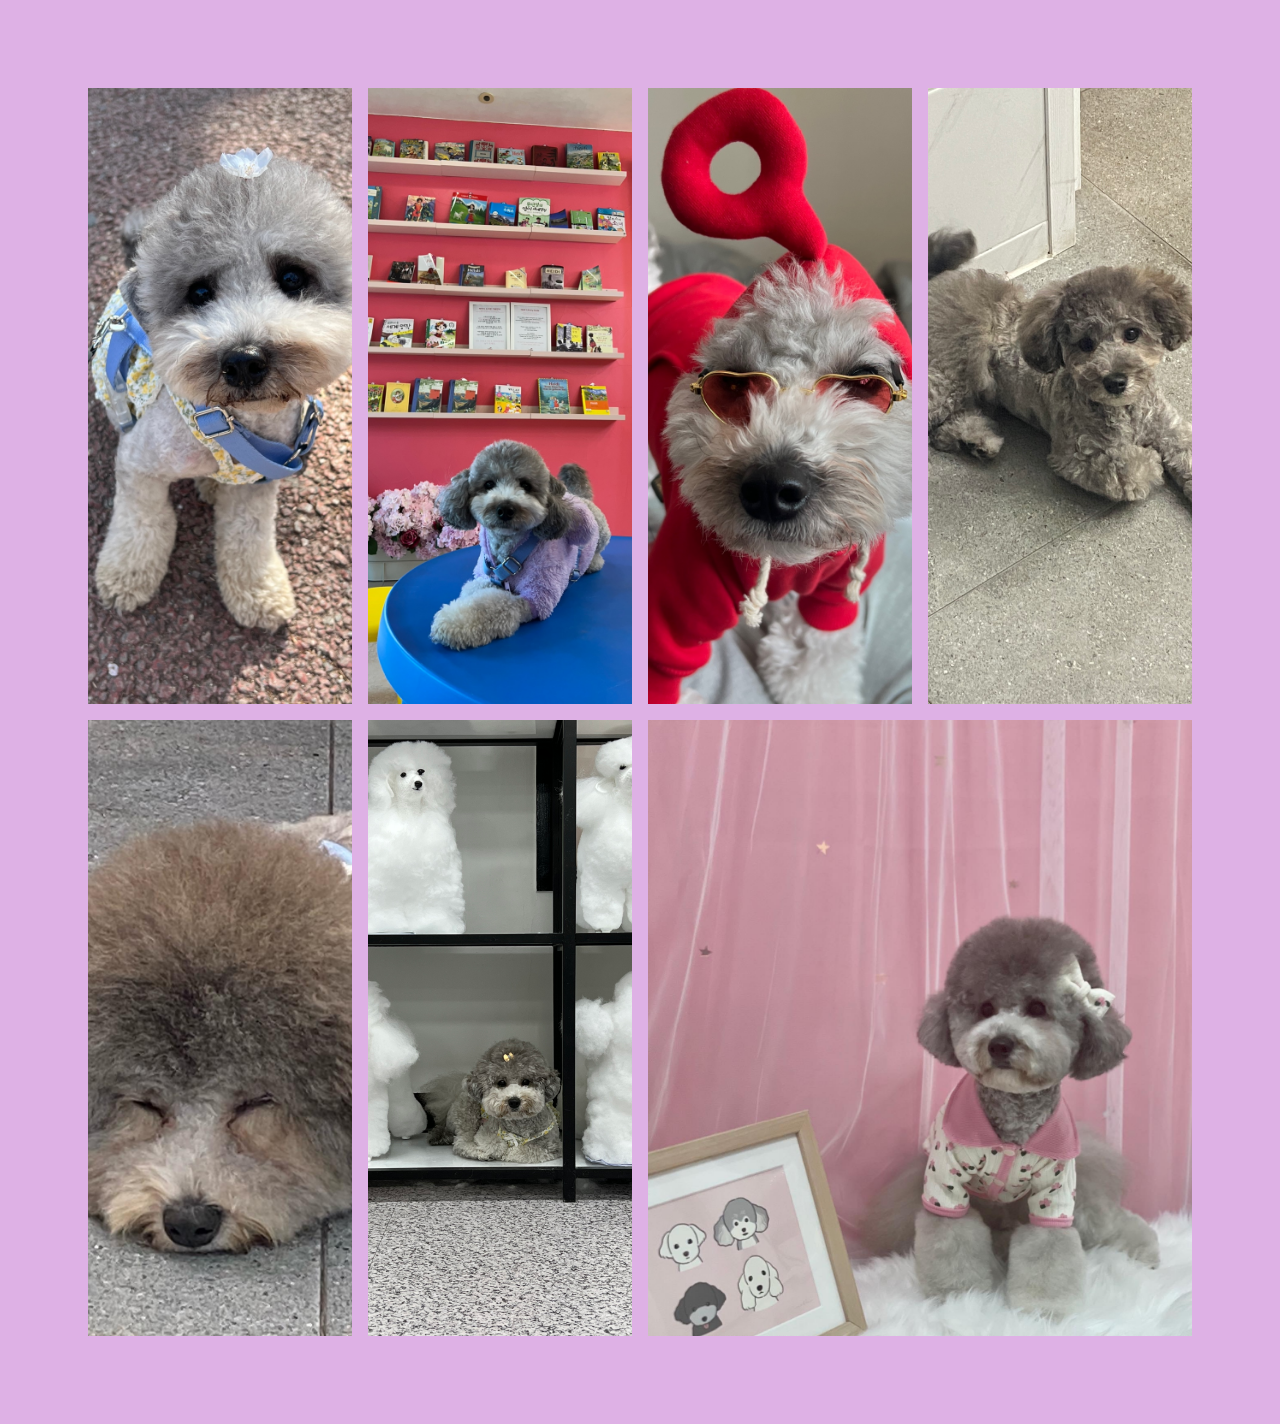
<file: index.html>
<!DOCTYPE html>
<html lang="ko">
  <head>
    <meta charset="UTF-8" />
    <meta name="viewport" content="width=device-width, initial-scale=1.0" />
    <title>Document</title>
    <link rel="stylesheet" href="image.css" />
  </head>
  <body>
    <section class="container">
      <img
        src="Pic/KakaoTalk_20230619_133701261_12.jpg"
        alt="img"
        class="image image1"
      />
      <img
        src="Pic/KakaoTalk_20230619_133701261_18.jpg"
        alt="img"
        class="image image2"
      />
      <img
        src="Pic/KakaoTalk_20230619_133701261_19.jpg"
        alt="img"
        class="image image3"
      />
      <img
        src="Pic/KakaoTalk_20230619_140235725_05.jpg"
        alt="img"
        class="image image4"
      />
      <img
        src="Pic/KakaoTalk_20230619_140235725_27.jpg"
        alt="img"
        class="image image5"
      />
      <img
        src="Pic/KakaoTalk_20230619_141118940_29.jpg"
        alt="img"
        class="image image6"
      />
      <img
        src="Pic/KakaoTalk_20230619_141118940_11.jpg"
        alt="img"
        class="image image7"
      />
    </section>
  </body>
</html>
</file>
<file: image.css>
body {
  padding: 5rem;
  background-color: rgb(222, 177, 229);
}

.container {
  display: grid;
  grid-template-columns: repeat(4, 1fr);
  grid-auto-rows: 300px;
  grid-gap: 1rem;
  grid-template-areas:
    "a b c d"
    "a b c d"
    "e f g g"
    "e f g g";
}

.image {
  width: 100%;
  height: 100%;
  object-fit: cover;
}

.image1 {
  grid-area: a;
}
.image2 {
  grid-area: b;
}
.image3 {
  grid-area: c;
}
.image4 {
  grid-area: d;
}
.image5 {
  grid-area: e;
}
.image6 {
  grid-area: f;
}
.image7 {
  grid-area: g;
}
</file>
